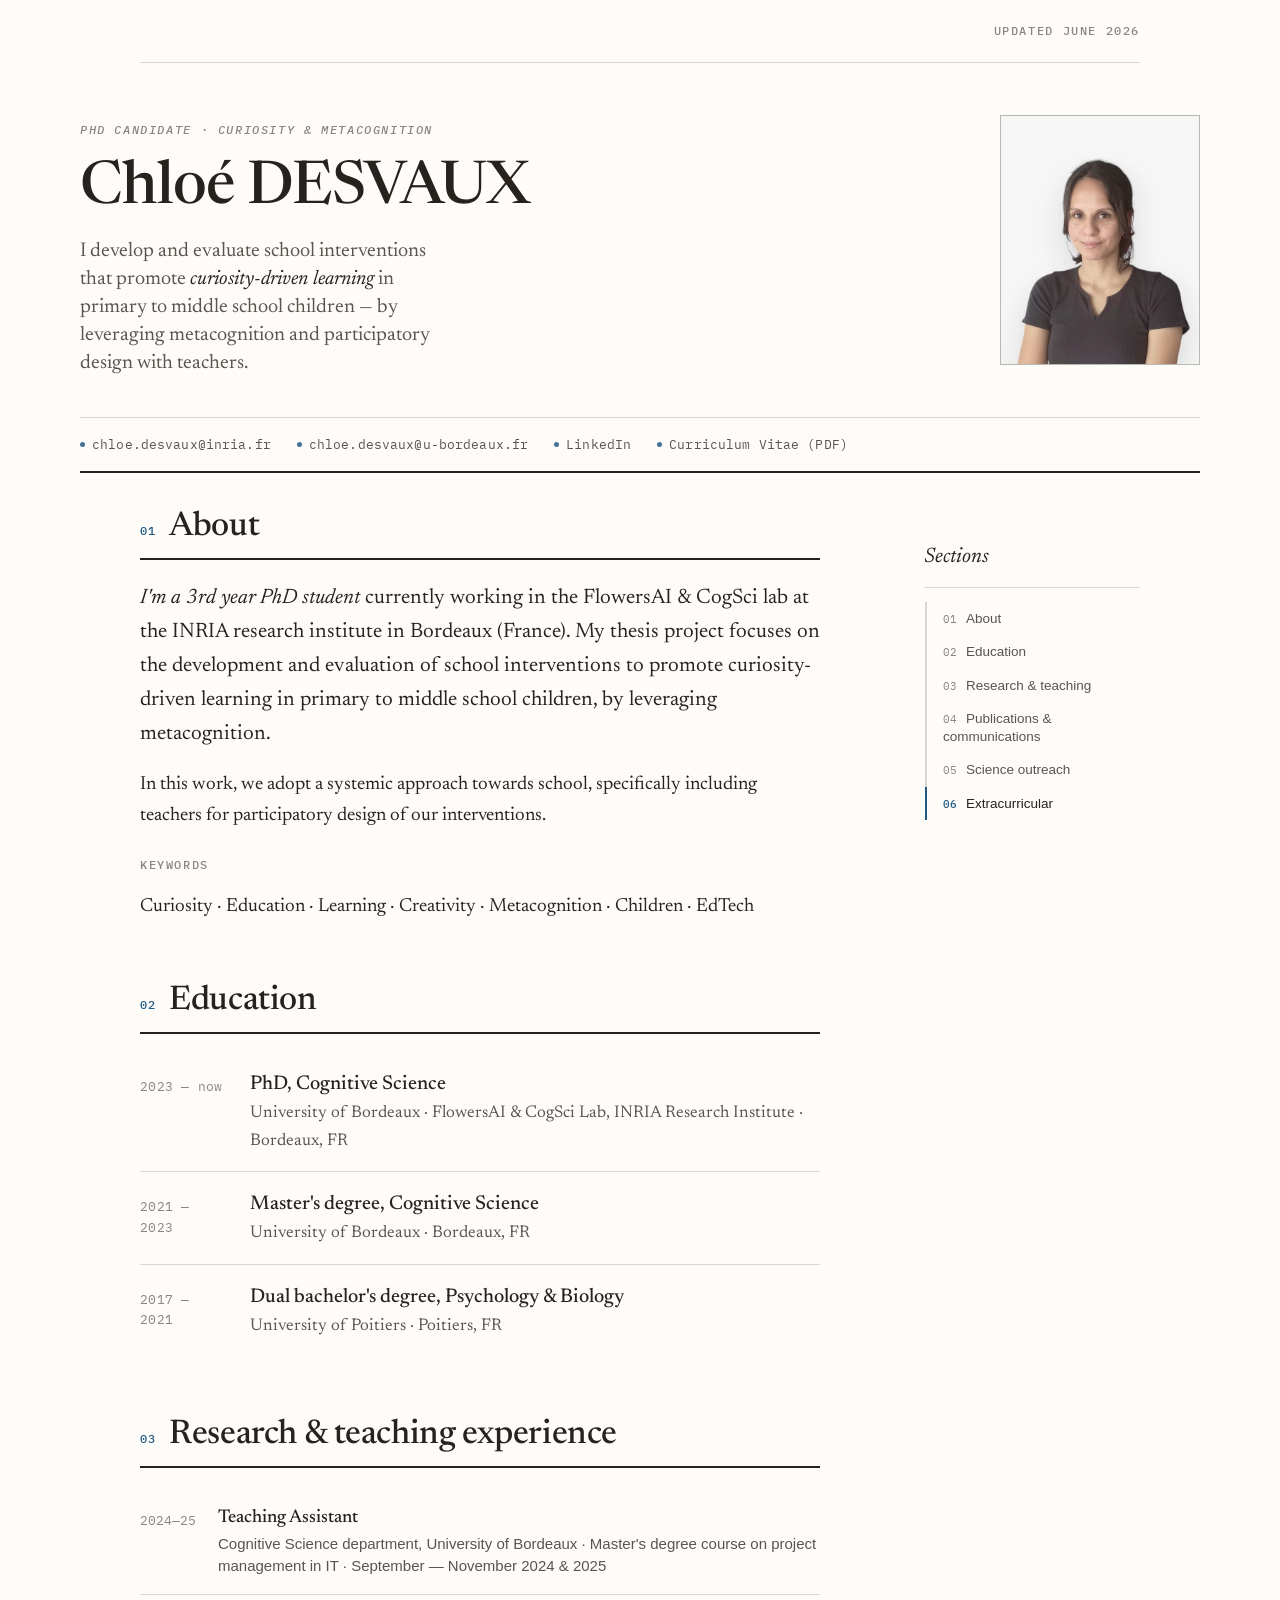
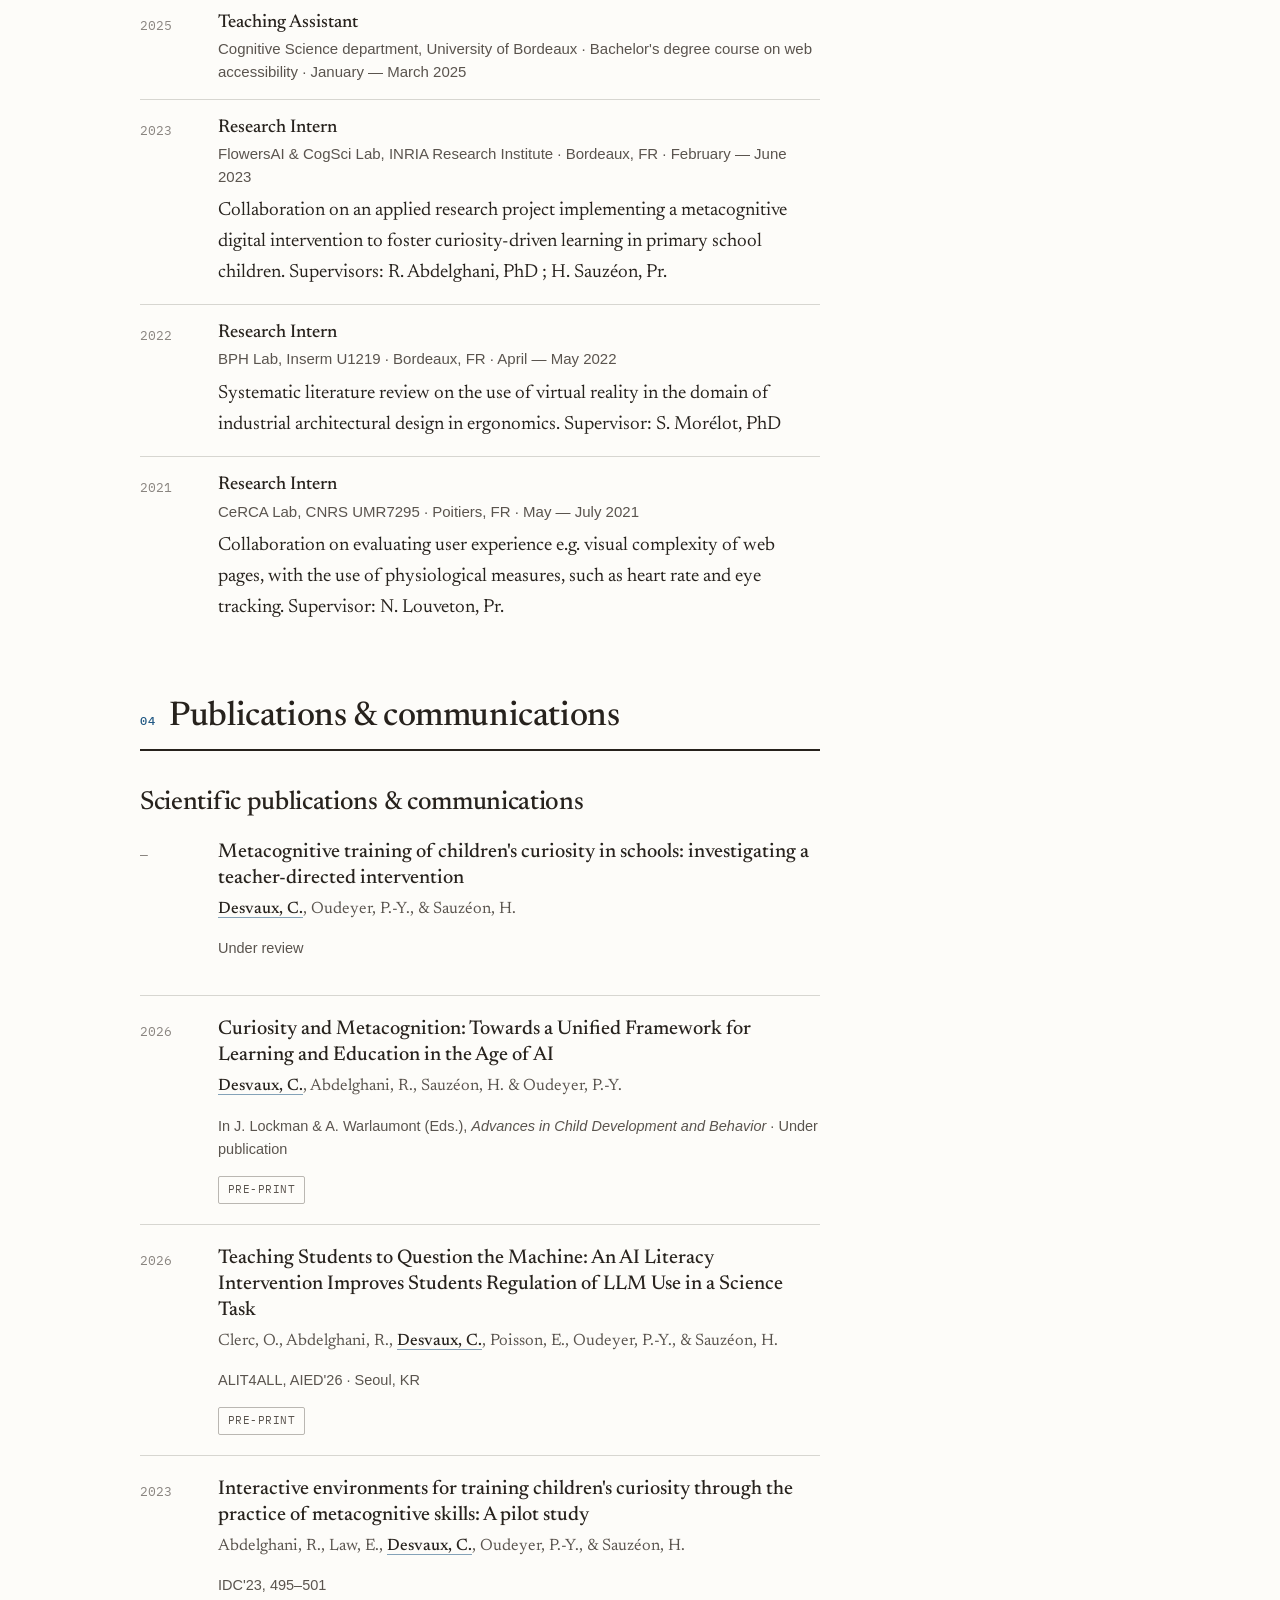
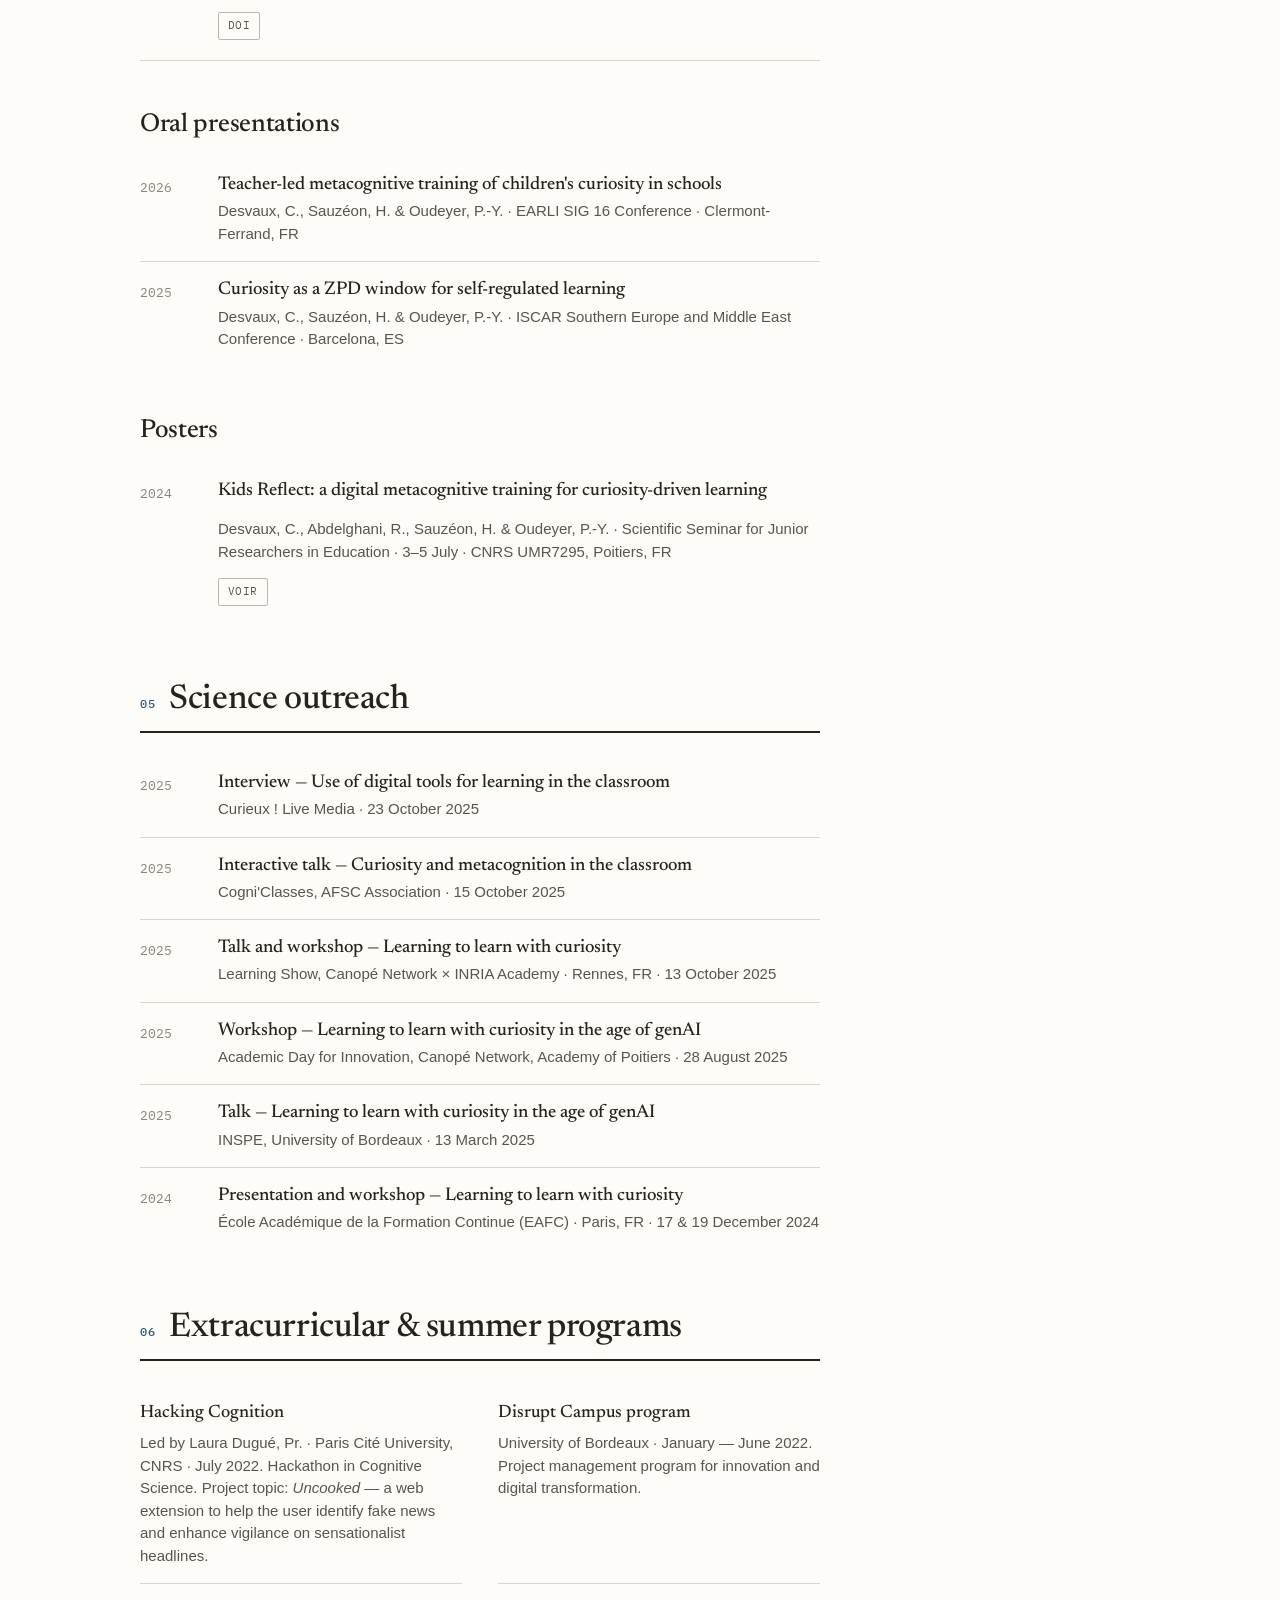
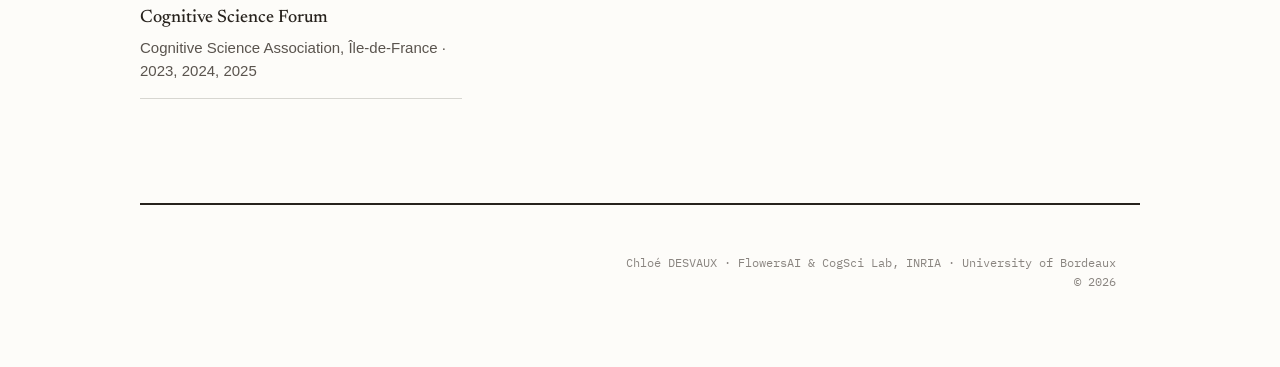
<file: index.html>
<!DOCTYPE html>
<html lang="en">

<head>
  <meta charset="UTF-8" />
  <meta name="viewport" content="width=device-width, initial-scale=1.0" />
  <title>Chloé DESVAUX — Cognitive Science</title>
  <meta name="description" content="Portfolio of CChloé DESVAUX, PhD candidate in cognitive science.">
  <link rel="preconnect" href="https://fonts.googleapis.com" />
  <link rel="preconnect" href="https://fonts.gstatic.com" crossorigin />
  <link href="https://fonts.googleapis.com/css2?family=Newsreader:ital,opsz,wght@0,6..72,400;0,6..72,500;0,6..72,600;1,6..72,400;1,6..72,500&family=IBM+Plex+Mono:wght@400;500&display=swap" rel="stylesheet" />
  <link rel="stylesheet" href="asset/style/main.css" />

  <script src="asset/js/meta-row.js" defer></script>
  <script src="asset/js/scrollspy.js" defer></script>
  <script src="asset/js/toc-mobile.js" defer></script>
  <script src="asset/js/pdf-modal.js" defer></script>
</head>

<body data-justify="off">

  <header class="shell">
    <div class="topbar">
      <p class="eyebrow right">Updated June 2026</p>
    </div>
  </header>

  <section class="shell masthead hero" aria-label="Introduction">
    <div class="masthead-grid">
      <div class="presentation_text">
        <span class="eyebrow">PhD Candidate · Curiosity &amp; Metacognition</span>
        <h1 class="name">Chloé DESVAUX</h1>
        <p class="role">I develop and evaluate school interventions that promote <span style="font-style: italic; color: var(--ink)">curiosity-driven learning</span> in primary to middle school children — by leveraging metacognition and participatory design with teachers.</p>
      </div>
      <div class="img_portrait">
        <img id="portrait" class="portrait" shape="rounded" radius="3" placeholder="Portrait de Chloé Desvaux" src="./asset/img/chlo.webp"></img>
      </div>
    </div>

    <div class="meta-row">
      <a href="mailto:chloe.desvaux@inria.fr">chloe.desvaux@inria.fr</a>
      <a href="mailto:chloe.desvaux@u-bordeaux.fr">chloe.desvaux@u-bordeaux.fr</a>
      <a href="https://www.linkedin.com/in/chlo%C3%A9-desvaux-535409224/" target="_blank">LinkedIn</a>
      <a href="./asset/pdf/desvaux_cv.pdf" class="pdf-link" target="_blank">Curriculum&nbsp;Vitae&nbsp;(PDF)</a>
    </div>
  </section>

  <div class="shell">
    <div class="layout">

      <main class="content">

        <section class="block" id="about">
          <div class="block-head"><span class="num">01</span><h2>About</h2></div>
          <div class="prose">
            <p class="lead"><span class="drop">I'm a 3rd year PhD student</span> currently working in the FlowersAI &amp; CogSci lab at the INRIA research institute in Bordeaux (France). My thesis project focuses on the development and evaluation of school interventions to promote curiosity-driven learning in primary to middle school children, by leveraging metacognition.</p>
            <p>In this work, we adopt a systemic approach towards school, specifically including teachers for participatory design of our interventions.</p>
            <p class="eyebrow" style="margin-top: 1.5rem">Keywords</p>
            <p>Curiosity · Education · Learning · Creativity · Metacognition · Children · EdTech</p>
          </div>
        </section>

        <section class="block" id="background">
          <div class="block-head"><span class="num">02</span><h2>Education</h2></div>
          <div class="timeline">
            <div class="tl-item">
              <div class="tl-year">2023 — now</div>
              <div class="tl-body">
                <h3>PhD, Cognitive Science</h3>
                <div class="where">University of Bordeaux · FlowersAI &amp; CogSci Lab, INRIA Research Institute · Bordeaux, FR</div>
              </div>
            </div>
            <div class="tl-item">
              <div class="tl-year">2021 — 2023</div>
              <div class="tl-body">
                <h3>Master's degree, Cognitive Science</h3>
                <div class="where">University of Bordeaux · Bordeaux, FR</div>
              </div>
            </div>
            <div class="tl-item">
              <div class="tl-year">2017 — 2021</div>
              <div class="tl-body">
                <h3>Dual bachelor's degree, Psychology &amp; Biology</h3>
                <div class="where">University of Poitiers · Poitiers, FR</div>
              </div>
            </div>
          </div>
        </section>

        <section class="block" id="experience">
          <div class="block-head"><span class="num">03</span><h2>Research &amp; teaching experience</h2></div>
          <ul class="entries">
            <li>
              <div class="e-year">2024—25</div>
              <div class="e-main">
                <div class="e-title">Teaching Assistant</div>
                <div class="e-sub">Cognitive Science department, University of Bordeaux · Master's degree course on project management in IT · September — November 2024 &amp; 2025</div>
              </div>
            </li>
            <li>
              <div class="e-year">2025</div>
              <div class="e-main">
                <div class="e-title">Teaching Assistant</div>
                <div class="e-sub">Cognitive Science department, University of Bordeaux · Bachelor's degree course on web accessibility · January — March 2025</div>
              </div>
            </li>
            <li>
              <div class="e-year">2023</div>
              <div class="e-main">
                <div class="e-title">Research Intern</div>
                <div class="e-sub">FlowersAI &amp; CogSci Lab, INRIA Research Institute · Bordeaux, FR · February — June 2023</div>
                <div class="detail" style="margin-top: 0.5rem">Collaboration on an applied research project implementing a metacognitive digital intervention to foster curiosity-driven learning in primary school children. Supervisors: R. Abdelghani, PhD ; H. Sauzéon, Pr.</div>
              </div>
            </li>
            <li>
              <div class="e-year">2022</div>
              <div class="e-main">
                <div class="e-title">Research Intern</div>
                <div class="e-sub">BPH Lab, Inserm U1219 · Bordeaux, FR · April — May 2022</div>
                <div class="detail" style="margin-top: 0.5rem">Systematic literature review on the use of virtual reality in the domain of industrial architectural design in ergonomics. Supervisor: S. Morélot, PhD</div>
              </div>
            </li>
            <li>
              <div class="e-year">2021</div>
              <div class="e-main">
                <div class="e-title">Research Intern</div>
                <div class="e-sub">CeRCA Lab, CNRS UMR7295 · Poitiers, FR · May — July 2021</div>
                <div class="detail" style="margin-top: 0.5rem">Collaboration on evaluating user experience e.g. visual complexity of web pages, with the use of physiological measures, such as heart rate and eye tracking. Supervisor: N. Louveton, Pr.</div>
              </div>
            </li>
          </ul>
        </section>

        <section class="block" id="publications">
          <div class="block-head"><span class="num">04</span><h2>Publications &amp; communications</h2></div>

          <div class="block-sub">
            <h3>Scientific publications &amp; communications</h3>
            <ol class="pubs">
              <li>
                <div class="pub-year">—</div>
                <div class="pub-main">
                  <p class="pub-title">Metacognitive training of children's curiosity in schools: investigating a teacher-directed intervention</p>
                  <p class="pub-authors"><span class="me">Desvaux, C.</span>, Oudeyer, P.-Y., &amp; Sauzéon, H.</p>
                  <p class="pub-venue">Under review</p>
                </div>
              </li>
              <li>
                <div class="pub-year">2026</div>
                <div class="pub-main">
                  <p class="pub-title">Curiosity and Metacognition: Towards a Unified Framework for Learning and Education in the Age of AI</p>
                  <p class="pub-authors"><span class="me">Desvaux, C.</span>, Abdelghani, R., Sauzéon, H. &amp; Oudeyer, P.-Y.</p>
                  <p class="pub-venue">In J. Lockman &amp; A. Warlaumont (Eds.), <span style="font-style: italic">Advances in Child Development and Behavior</span> · Under publication</p>
                  <div class="pub-links"><a href="https://arxiv.org/pdf/2604.25648" class="pdf-link" target="_blank">Pre-print</a></div>
                </div>
              </li>
              <li>
                <div class="pub-year">2026</div>
                <div class="pub-main">
                  <p class="pub-title">Teaching Students to Question the Machine: An AI Literacy Intervention Improves Students Regulation of LLM Use in a Science Task</p>
                  <p class="pub-authors">Clerc, O., Abdelghani, R., <span class="me">Desvaux, C.</span>, Poisson, E., Oudeyer, P.-Y., &amp; Sauzéon, H.</p>
                  <p class="pub-venue">ALIT4ALL, AIED'26 · Seoul, KR</p>
                  <div class="pub-links">
                    <a href="https://arxiv.org/pdf/2604.01955" class="pdf-link" target="_blank">Pre-print</a>
                  </div>
                </div>
              </li>
              <li>
                <div class="pub-year">2023</div>
                <div class="pub-main">
                  <p class="pub-title">Interactive environments for training children's curiosity through the practice of metacognitive skills: A pilot study</p>
                  <p class="pub-authors">Abdelghani, R., Law, E., <span class="me">Desvaux, C.</span>, Oudeyer, P.-Y., &amp; Sauzéon, H.</p>
                  <p class="pub-venue">IDC'23, 495–501</p>
                  <div class="pub-links">
                    <a href="https://doi.org/10.1145/3585088.3593880" target="_blank">DOI</a>
                  </div>
                  <div class="pub-doi">
                    <p>DOI 10.1145/3585088.3593880</p>
                  </div>
                </div>
              </li>
            </ol>
          </div>

          <div class="block-sub">
            <h3>Oral presentations</h3>
            <ul class="entries">
              <li>
                <div class="e-year">2026</div>
                <div class="e-main">
                  <div class="e-title">Teacher-led metacognitive training of children's curiosity in schools</div>
                  <div class="e-sub"><span class="me">Desvaux, C.</span>, Sauzéon, H. &amp; Oudeyer, P.-Y. · EARLI SIG 16 Conference · Clermont-Ferrand, FR</div>
                </div>
              </li>
              <li>
                <div class="e-year">2025</div>
                <div class="e-main">
                  <div class="e-title">Curiosity as a ZPD window for self-regulated learning</div>
                  <div class="e-sub"><span class="me">Desvaux, C.</span>, Sauzéon, H. &amp; Oudeyer, P.-Y. · ISCAR Southern Europe and Middle East Conference · Barcelona, ES</div>
                </div>
              </li>
            </ul>
          </div>

          <div class="block-sub">
            <h3>Posters</h3>
            <ul class="entries">
              <li>
                <div class="e-year">2024</div>
                <div class="e-main">
                  <div class="e-title">Kids Reflect: a digital metacognitive training for curiosity-driven learning</div>
                  <div class="e-sub">
                    <p><span class="me">Desvaux, C.</span>, Abdelghani, R., Sauzéon, H. &amp; Oudeyer, P.-Y. · Scientific Seminar for Junior Researchers in Education · 3–5 July · CNRS UMR7295, Poitiers, FR</p>
                  </div>
                  <div class="pub-links">
                    <a href="./asset/pdf/desvaux_poster.pdf" class="pdf-link" target="_blank">Voir</a>
                  </div>
                </div>
              </li>
            </ul>
          </div>
        </section>

        <section class="block" id="outreach">
          <div class="block-head"><span class="num">05</span><h2>Science outreach</h2></div>
          <ul class="entries">
            <li>
              <div class="e-year">2025</div>
              <div class="e-main">
                <div class="e-title">Interview — Use of digital tools for learning in the classroom</div>
                <div class="e-sub">Curieux ! Live Media · 23 October 2025</div>
              </div>
            </li>
            <li>
              <div class="e-year">2025</div>
              <div class="e-main">
                <div class="e-title">Interactive talk — Curiosity and metacognition in the classroom</div>
                <div class="e-sub">Cogni'Classes, AFSC Association · 15 October 2025</div>
              </div>
            </li>
            <li>
              <div class="e-year">2025</div>
              <div class="e-main">
                <div class="e-title">Talk and workshop — Learning to learn with curiosity</div>
                <div class="e-sub">Learning Show, Canopé Network × INRIA Academy · Rennes, FR · 13 October 2025</div>
              </div>
            </li>
            <li>
              <div class="e-year">2025</div>
              <div class="e-main">
                <div class="e-title">Workshop — Learning to learn with curiosity in the age of genAI</div>
                <div class="e-sub">Academic Day for Innovation, Canopé Network, Academy of Poitiers · 28 August 2025</div>
              </div>
            </li>
            <li>
              <div class="e-year">2025</div>
              <div class="e-main">
                <div class="e-title">Talk — Learning to learn with curiosity in the age of genAI</div>
                <div class="e-sub">INSPE, University of Bordeaux · 13 March 2025</div>
              </div>
            </li>
            <li>
              <div class="e-year">2024</div>
              <div class="e-main">
                <div class="e-title">Presentation and workshop — Learning to learn with curiosity</div>
                <div class="e-sub">École Académique de la Formation Continue (EAFC) · Paris, FR · 17 &amp; 19 December 2024</div>
              </div>
            </li>
          </ul>
        </section>

        <section class="block" id="beyond">
          <div class="block-head"><span class="num">06</span><h2>Extracurricular &amp; summer programs</h2></div>
          <div class="beyond">
            <div class="by-item">
              <h3>Hacking Cognition</h3>
              <p>Led by Laura Dugué, Pr. · Paris Cité University, CNRS · July 2022. Hackathon in Cognitive Science. Project topic: <span style="font-style: italic">Uncooked</span> — a web extension to help the user identify fake news and enhance vigilance on sensationalist headlines.</p>
            </div>
            <div class="by-item">
              <h3>Disrupt Campus program</h3>
              <p>University of Bordeaux · January — June 2022. Project management program for innovation and digital transformation.</p>
            </div>
            <div class="by-item">
              <h3>Cognitive Science Forum</h3>
              <p>Cognitive Science Association, Île-de-France · 2023, 2024, 2025</p>
            </div>
          </div>
        </section>

      </main>

      <aside class="toc" id="toc">
        <button type="button" class="toc-toggle" aria-expanded="false" aria-controls="toc-panel" aria-label="Open sections menu">
          <span class="toc-toggle-label">Sections</span>
          <span class="toc-toggle-icon" aria-hidden="true"></span>
        </button>
        <div class="toc-panel" id="toc-panel">
          <p class="toc-title">Sections</p>
          <nav id="toc-nav">
            <a href="#about"><span class="n">01</span>About</a>
            <a href="#background"><span class="n">02</span>Education</a>
            <a href="#experience"><span class="n">03</span>Research &amp; teaching</a>
            <a href="#publications"><span class="n">04</span>Publications &amp; communications</a>
            <a href="#outreach"><span class="n">05</span>Science outreach</a>
            <a href="#beyond"><span class="n">06</span>Extracurricular</a>
          </nav>
        </div>
      </aside>

    </div>
  </div>

  <div class="shell">
    <footer class="colophon">
      <div class="fine">
        <p>Chloé DESVAUX · FlowersAI &amp; CogSci Lab, INRIA · University of Bordeaux
        <span>© 2026</span></p>
      </div>
    </footer>
  </div>

  <!-- poster modale -->
  <div class="pdf-modal" id="pdfModal">
    <div class="pdf-modal-content">
      <button class="pdf-modal-close" id="pdfModalClose">×</button>

      <iframe 
        id="pdfFrame" 
        src="" 
        title="PDF Viewer"
      ></iframe>
    </div>
  </div>
</body>
</html>
</file>
<file: asset/style/main.css>
:root {
  --serif: "Newsreader", Georgia, "Times New Roman", serif;
  --sans: ui-sans-serif, "Helvetica Neue", Helvetica, Arial, sans-serif;
  --mono: "IBM Plex Mono", ui-monospace, "SF Mono", Menlo, monospace;
  --body-font: var(--serif);

  --paper: oklch(0.992 0.004 95);
  --ink: oklch(0.255 0.012 70);
  --ink-soft: oklch(0.45 0.012 70);
  --ink-faint: oklch(0.62 0.01 75);
  --rule: oklch(0.875 0.006 85);
  --rule-strong: oklch(0.78 0.008 80);
  --accent: oklch(0.45 0.09 245);

  --maxw: 1120px;
  --content: 680px;
}

* { box-sizing: border-box; }
html { scroll-behavior: smooth; -webkit-text-size-adjust: 100%; }
body {
  margin: 0;
  background: var(--paper);
  color: var(--ink);
  font-family: var(--body-font);
  font-size: 19px;
  line-height: 1.62;
  font-weight: 400;
  -webkit-font-smoothing: antialiased;
  text-rendering: optimizeLegibility;
  font-variant-ligatures: common-ligatures;
}
body[data-justify="on"] .prose p {
  text-align: justify;
  hyphens: auto;
}

/* modale poster */
.pdf-modal {
  position: fixed;
  inset: 0;
  background: rgba(0, 0, 0, 0.75);
  display: none;
  justify-content: center;
  align-items: center;
  z-index: 9999;
}

.pdf-modal.active {
  display: flex;
}

.pdf-modal-content {
  position: relative;
  width: 95vw;
  height: 95vh;
  background: white;
  border-radius: 8px;
  overflow: hidden;
}

.pdf-modal-content iframe {
  width: 100%;
  height: 100%;
  border: none;
}

.pdf-modal-close {
  position: absolute;
  top: 10px;
  right: 14px;
  z-index: 2;
  border: none;
  background: #111;
  color: white;
  font-size: 2rem;
  line-height: 1;
  cursor: pointer;
  padding: 0.2rem 0.6rem;
  border-radius: 4px;
}

a { color: var(--accent); text-decoration: none; }
.prose a { text-decoration: underline; text-underline-offset: 2px; text-decoration-thickness: 0.5px; text-decoration-color: color-mix(in oklch, var(--accent) 45%, transparent); }
a:hover { text-decoration: underline; text-underline-offset: 2px; text-decoration-thickness: 0.5px; }

.eyebrow {
  font-family: var(--mono);
  font-size: 11.5px;
  font-weight: 500;
  letter-spacing: 0.14em;
  text-transform: uppercase;
  color: var(--ink-faint);
}

.shell { 
  max-width: var(--maxw); 
  margin: 0 auto; 
  padding: 0 clamp(22px, 5vw, 60px); 
}

/* ---------- top bar ---------- */
.topbar {
  display: flex; 
  align-items: baseline; 
  justify-content: flex-end;
  gap: 16px;
  padding:10px 0 10px;
  border-bottom: 1px solid var(--rule);
}
.topbar .right { color: var(--ink-faint); }

/* ---------- hero / masthead ---------- */
.masthead { padding: 52px 0 0; }
.masthead-grid {
  display: grid;
  grid-template-columns: 1fr auto;
  gap: clamp(28px, 5vw, 64px);
  align-items: start;
}

.img_portrait {
  display: flex;
  width: 200px;
  height: 250px;
  flex-direction: column;
  align-items: center;

  .portrait {
  width: 100%;
  height: 100%;
  display: block;  
  object-fit: cover;
  object-position: center;
  border: 1px solid var(--rule-strong);
  background-color: oklch(0.965 0.004 95);
  background-image: repeating-linear-gradient(135deg, transparent 0 9px, oklch(0.93 0.005 90) 9px 10px);
}
}

h1.name {
  font-family: var(--serif);
  font-weight: 500;
  font-size: clamp(36px, 5vw, 60px);
  line-height: 1.0;
  letter-spacing: -0.016em;
  margin: 14px 0 0;
  text-wrap: balance;
}


.presentation_text {
  span {
  font-style: italic;
  }
} 

.role {
  font-family: var(--serif);
  font-size: clamp(17px, 1.8vw, 20px);
  line-height: 1.4;
  color: var(--ink-soft);
  margin: 18px 0 0;
  max-width: 34ch;
  font-weight: 400;
}

.portrait-cap { margin-top: 8px; max-width: 176px; line-height: 1.4; }

.meta-row {
  display: flex; 
  flex-wrap: wrap; 
  gap: 6px 26px;
  margin-top: 40px;
  padding: 16px 0;
  border-top: 1px solid var(--rule);
  border-bottom: 2px solid var(--ink);
}
.meta-row a, .meta-row span.mi {
  text-decoration: none;
  font-family: var(--mono);
  font-size: 12.5px;
  letter-spacing: 0.01em;
  color: var(--ink-soft);
}

.meta-row a {
  --meta-dot: 5px;
  --meta-gap: 7px;
  position: relative;
  display: inline-flex;
  align-items: center;
  gap: var(--meta-gap);
}

.meta-row a:hover {
  color: var(--accent);
  transition: color .3s;
}

.meta-row a::before {
  content: "";
  width: var(--meta-dot);
  height: var(--meta-dot);
  border-radius: 50%;
  background: var(--accent);
  opacity: 0.85;
  flex: none;
  transition: opacity .3s;
}

.meta-row a::after {
  content: "";
  position: absolute;
  left: calc(var(--meta-dot) + var(--meta-gap));
  right: 0;
  bottom: -2px;
  height: 1px;
  background-color: var(--accent);
  transform: scaleX(0);
  transition: transform 0.35s cubic-bezier(0.4, 0, 0.2, 1);
  pointer-events: none;
}

.meta-row a.underline-from-left::after { transform-origin: left; }
.meta-row a.underline-from-right::after { transform-origin: right; }
.meta-row a:hover::after { transform: scaleX(1); }

/* ---------- body layout ---------- */
.layout {
  display: grid;
  grid-template-columns: minmax(0, 1fr) 216px;
  gap: clamp(40px, 6vw, 88px);
  align-items: start;
  padding: 8px 0 100px;
}
main.content { max-width: var(--content); min-width: 0; }

/* sticky sections nav */
aside.toc {
  position: sticky; top: 28px;
  align-self: start;
  padding-top: 60px;
}

.toc-toggle { display: none; }
.toc-title {
  font-family: var(--serif); font-style: italic;
  font-size: 21px; color: var(--ink);
  margin: 0 0 14px; padding-bottom: 12px;
  border-bottom: 1px solid var(--rule);
}
.toc nav {
  display: flex;
  flex-direction: column;
  align-items: flex-start;
}
.toc a {
  position: relative;
  width: fit-content;
  max-width: 100%;
  font-family: var(--sans);
  font-size: 13.5px; line-height: 1.3;
  color: var(--ink-soft);
  padding: 8px 0 8px 16px;
  border-left: 2px solid var(--rule);
  margin-left: 1px;
  text-decoration: none;
  transition: color .18s, border-color .18s;
}
.toc a::after {
  content: "";
  position: absolute;
  left: 16px;
  right: 0;
  bottom: 7px;
  height: 1px;
  background-color: currentColor;
  transform: scaleX(0);
  transform-origin: left;
  transition: transform 0.35s cubic-bezier(0.4, 0, 0.2, 1);
  pointer-events: none;
}
.toc a:hover::after { transform: scaleX(1); }
.toc a .n { font-family: var(--mono); font-size: 10.5px; color: var(--ink-faint); margin-right: 9px; }
.toc a:hover { color: var(--ink); text-decoration: none; }
.toc a.active { color: var(--ink); border-left-color: var(--accent); font-weight: 500; }
.toc a.active .n { color: var(--accent); }

/* ---------- sections ---------- */
section.block { padding-top: 60px; scroll-margin-top: 24px; }
section.block:first-of-type { padding-top: 28px; }
.block-head {
  display: flex; align-items: baseline; gap: 14px;
  margin: 0 0 22px;
  padding-bottom: 12px;
  border-bottom: 2px solid var(--ink);
}
.block-head .num {
  font-family: var(--mono); font-size: 12px; font-weight: 500;
  color: var(--accent); letter-spacing: 0.05em;
  line-height: 2.2;
}
.block-head h2 {
  font-family: var(--serif); font-weight: 500;
  font-size: clamp(26px, 3.4vw, 34px);
  letter-spacing: -0.012em;
  line-height: 1.1; margin: 0;
}
.block-sub + .block-sub { margin-top: 48px; }
.block-head + .block-sub { margin-top: 36px; }
.block-sub h3 {
  font-family: var(--serif);
  font-weight: 500;
  font-size: clamp(22px, 2.6vw, 26px);
  letter-spacing: -0.012em;
  line-height: 1.25;
  margin: 0 0 16px;
}

.prose p { margin: 0 0 18px; }
.prose p:last-child { margin-bottom: 0; }
.lead { font-size: 21px; color: var(--ink); }
.lead .drop {
  font-style: italic;
}

/* timeline (background) */
.timeline { display: flex; flex-direction: column; gap: 4px; }
.tl-item {
  display: grid; grid-template-columns: 88px 1fr; gap: 22px;
  padding: 16px 0;
  border-bottom: 1px solid var(--rule);
}
.tl-item:last-child { border-bottom: 0; }
.tl-year { font-family: var(--mono); font-size: 12.5px; color: var(--ink-faint); padding-top: 4px; letter-spacing: 0.02em; }
.tl-body h3 { font-family: var(--serif); font-weight: 500; font-size: 20px; margin: 0 0 3px; line-height: 1.25; }
.tl-body .where { color: var(--ink-soft); font-size: 17px; }
.tl-body .detail { color: var(--ink-soft); font-size: 16px; margin-top: 6px; font-family: var(--sans); line-height: 1.5; }

/* publications */
ol.pubs { list-style: none; margin: 0; padding: 0; counter-reset: pub; }
ol.pubs li {
  display: grid; grid-template-columns: 58px 1fr; gap: 20px;
  padding: 20px 0;
  border-bottom: 1px solid var(--rule);
}
ol.pubs li:first-child { padding-top: 4px; }
.pub-year { font-family: var(--mono); font-size: 12.5px; color: var(--ink-faint); padding-top: 5px; }
.pub-main .pub-title { font-family: var(--serif); font-size: 20px; font-weight: 500; line-height: 1.3; margin: 0 0 5px; }
.pub-authors { font-size: 16.5px; color: var(--ink-soft); margin: 0 0 4px; }
.pub-authors .me { color: var(--ink); font-weight: 500; border-bottom: 1.5px solid color-mix(in oklch, var(--accent) 55%, transparent); }
.pub-venue { font-family: var(--sans); font-size: 14.5px; color: var(--ink-soft); font-style: normal; }
.pub-links { display: flex; flex-wrap: wrap; gap: 7px 8px; margin-top: 11px; }
.pub-links a {
  font-family: var(--mono); font-size: 11px; letter-spacing: 0.04em; text-transform: uppercase;
  color: var(--ink-soft); padding: 4px 9px; border: 1px solid var(--rule-strong); border-radius: 2px;
  transition: all .15s;
}
.pub-links a:hover { color: var(--paper); background: var(--ink); border-color: var(--ink); }
.pub-doi {
  display: none;
}

/* generic entry list (conferences, teaching) */
ul.entries { list-style: none; margin: 0; padding: 0; }
ul.entries li {
  display: grid; grid-template-columns: 58px 1fr; gap: 20px;
  padding: 16px 0; border-bottom: 1px solid var(--rule);
}
ul.entries li:last-child { border-bottom: 0; }
.e-year { font-family: var(--mono); font-size: 12.5px; color: var(--ink-faint); padding-top: 4px; }
.e-main .e-title { font-family: var(--serif); font-size: 18.5px; font-weight: 500; line-height: 1.3; margin: 0 0 3px; }
.e-main .e-sub { font-family: var(--sans); font-size: 15px; color: var(--ink-soft); line-height: 1.5; }
/* writing cards */
.writing { display: flex; flex-direction: column; }
.wr {
  display: grid; grid-template-columns: 1fr auto; gap: 18px; align-items: baseline;
  padding: 18px 0; border-bottom: 1px solid var(--rule);
  text-decoration: none; color: inherit;
}
.wr:hover .wr-title { color: var(--accent); }
.wr-title { font-family: var(--serif); font-size: 20px; font-weight: 500; line-height: 1.3; margin: 0 0 5px; transition: color .15s; }
.wr-title .arr { font-family: var(--sans); opacity: 0; margin-left: 6px; transition: opacity .15s; }
.wr:hover .wr-title .arr { opacity: 0.6; }
.wr-desc { font-family: var(--sans); font-size: 14.5px; color: var(--ink-soft); line-height: 1.5; max-width: 52ch; }
.wr-meta { text-align: right; white-space: nowrap; }
.wr-kind { font-family: var(--mono); font-size: 10.5px; letter-spacing: 0.06em; text-transform: uppercase; color: var(--ink-faint); display: block; }
.wr-pub { font-family: var(--sans); font-size: 13px; color: var(--ink-soft); margin-top: 4px; }

/* extracurricular */
.beyond { display: grid; grid-template-columns: 1fr 1fr; gap: 4px 36px; }
.by-item { padding: 16px 0; border-bottom: 1px solid var(--rule); }
.by-item h3 { font-family: var(--serif); font-weight: 500; font-size: 18px; margin: 0 0 4px; }
.by-item p { font-family: var(--sans); font-size: 15px; color: var(--ink-soft); line-height: 1.5; margin: 0; }

/* footer / contact */
footer.colophon {
  border-top: 2px solid var(--ink);
  margin-top: 4px;
  padding: 36px 0 64px;
  display: grid; grid-template-columns: 1fr auto; gap: 24px; align-items: center;
}
.colophon .fine { 
  font-family: var(--mono); 
  font-size: 11.5px; color: 
  var(--ink-faint); 
  line-height: 1.7; 
  text-align: right; 
  
  p span {
    display: block;
  }
}

.cta {
  p {
    margin-block-start: 0em;
    margin-block-end: 0em;
  }
}

/* responsive */
@media (max-width: 900px) {
  .layout { grid-template-columns: 1fr; gap: 0; }
  body { font-size: 18px; }
  .pub-links { display: none; }
  .pub-links p {display: block;}
  .pub-doi {display: block;}

  aside.toc {
    position: fixed;
    top: 50%;
    right: 0;
    z-index: 200;
    padding: 0;
    transform: translateY(-50%);
    pointer-events: none;
  }

  .toc-toggle {
    display: inline-flex;
    flex-direction: column;
    align-items: center;
    justify-content: center;
    gap: 10px;
    pointer-events: auto;
    margin: 0;
    padding: 18px 10px;
    font-family: var(--mono);
    font-size: 10.5px;
    font-weight: 500;
    letter-spacing: 0.16em;
    text-transform: uppercase;
    color: var(--ink-soft);
    background: color-mix(in oklch, var(--paper) 78%, transparent);
    border: 1px solid color-mix(in oklch, var(--rule-strong) 70%, transparent);
    border-right: 0;
    border-radius: 4px 0 0 4px;
    backdrop-filter: blur(14px);
    -webkit-backdrop-filter: blur(14px);
    cursor: pointer;
    transition:
      color 0.35s cubic-bezier(0.4, 0, 0.2, 1),
      background 0.35s cubic-bezier(0.4, 0, 0.2, 1),
      border-color 0.35s cubic-bezier(0.4, 0, 0.2, 1);
  }

  .toc-toggle-label {
    writing-mode: vertical-rl;
    text-orientation: mixed;
  }

  .toc.is-open .toc-toggle {
    color: var(--ink);
    background: color-mix(in oklch, var(--paper) 88%, transparent);
    border-color: color-mix(in oklch, var(--ink) 22%, transparent);
  }

  .toc-toggle-icon {
    display: block;
    width: 10px;
    height: 10px;
    position: relative;
    flex: none;
  }

  .toc-toggle-icon::before,
  .toc-toggle-icon::after {
    content: "";
    position: absolute;
    left: 0;
    right: 0;
    top: 50%;
    height: 1px;
    background: currentColor;
    transition: transform 0.35s cubic-bezier(0.4, 0, 0.2, 1);
  }

  .toc-toggle-icon::after {
    transform: rotate(90deg);
  }

  .toc.is-open .toc-toggle-icon::before {
    transform: rotate(45deg);
  }

  .toc.is-open .toc-toggle-icon::after {
    transform: rotate(-45deg);
  }

  .toc-panel {
    position: absolute;
    top: 50%;
    right: 100%;
    pointer-events: auto;
    min-width: min(236px, calc(100vw - 72px));
    max-height: min(72dvh, 520px);
    overflow-y: auto;
    padding: 18px 6px 14px 0;
    background: color-mix(in oklch, var(--paper) 82%, transparent);
    border: 1px solid color-mix(in oklch, var(--rule) 75%, transparent);
    border-right: 0;
    border-radius: 4px 0 0 4px;
    backdrop-filter: blur(16px);
    -webkit-backdrop-filter: blur(16px);
    box-shadow: -10px 0 36px color-mix(in oklch, var(--ink) 7%, transparent);
    opacity: 0;
    visibility: hidden;
    transform: translateY(-50%) translateX(18px);
    transition:
      opacity 0.42s cubic-bezier(0.4, 0, 0.2, 1),
      transform 0.42s cubic-bezier(0.4, 0, 0.2, 1),
      visibility 0.42s;
  }

  .toc.is-open .toc-panel {
    opacity: 1;
    visibility: visible;
    transform: translateY(-50%) translateX(0);
  }

  .toc-panel .toc-title { display: none; }

  body.toc-open {
    overflow: hidden;
  }

  body.toc-open::before {
    content: "";
    position: fixed;
    inset: 0;
    z-index: 199;
    background: color-mix(in oklch, var(--ink) 10%, transparent);
    backdrop-filter: blur(3px);
    -webkit-backdrop-filter: blur(3px);
    opacity: 0;
    animation: toc-backdrop-in 0.42s cubic-bezier(0.4, 0, 0.2, 1) forwards;
    pointer-events: auto;
  }

  @keyframes toc-backdrop-in {
    from { opacity: 0; }
    to { opacity: 1; }
  }
}

@media (max-width: 1160px) {
  .img_portrait {
    padding-right: 20px;
  }

  .masthead-grid, .meta-row {
    padding-left: 15px;
  }
}

@media (max-width: 620px) {

  .masthead-grid {
    grid-template-columns: 1fr;
    justify-items: center;
    text-align: left;
    padding-left: 0px;
  }

  .img_portrait {
    display: none;
  }
  .masthead-grid > div:first-child {
    width: 100%;
    max-width: 34ch;
  }
  .masthead-grid > div:last-child {
    width: 100%;
    max-width: 176px;
  }
  .portrait { order: -1; }
  .beyond { grid-template-columns: 1fr; }
  .wr, .colophon { grid-template-columns: 1fr; }
  .wr-meta { text-align: left; }
  .colophon .fine { text-align: left; }
  ol.pubs li, ul.entries li, .tl-item { grid-template-columns: 1fr; gap: 6px; }
  .pub-year, .e-year, .tl-year { padding-top: 0; }
}

@media print {
  aside.toc, .topbar { display: none; }
}
</file>
